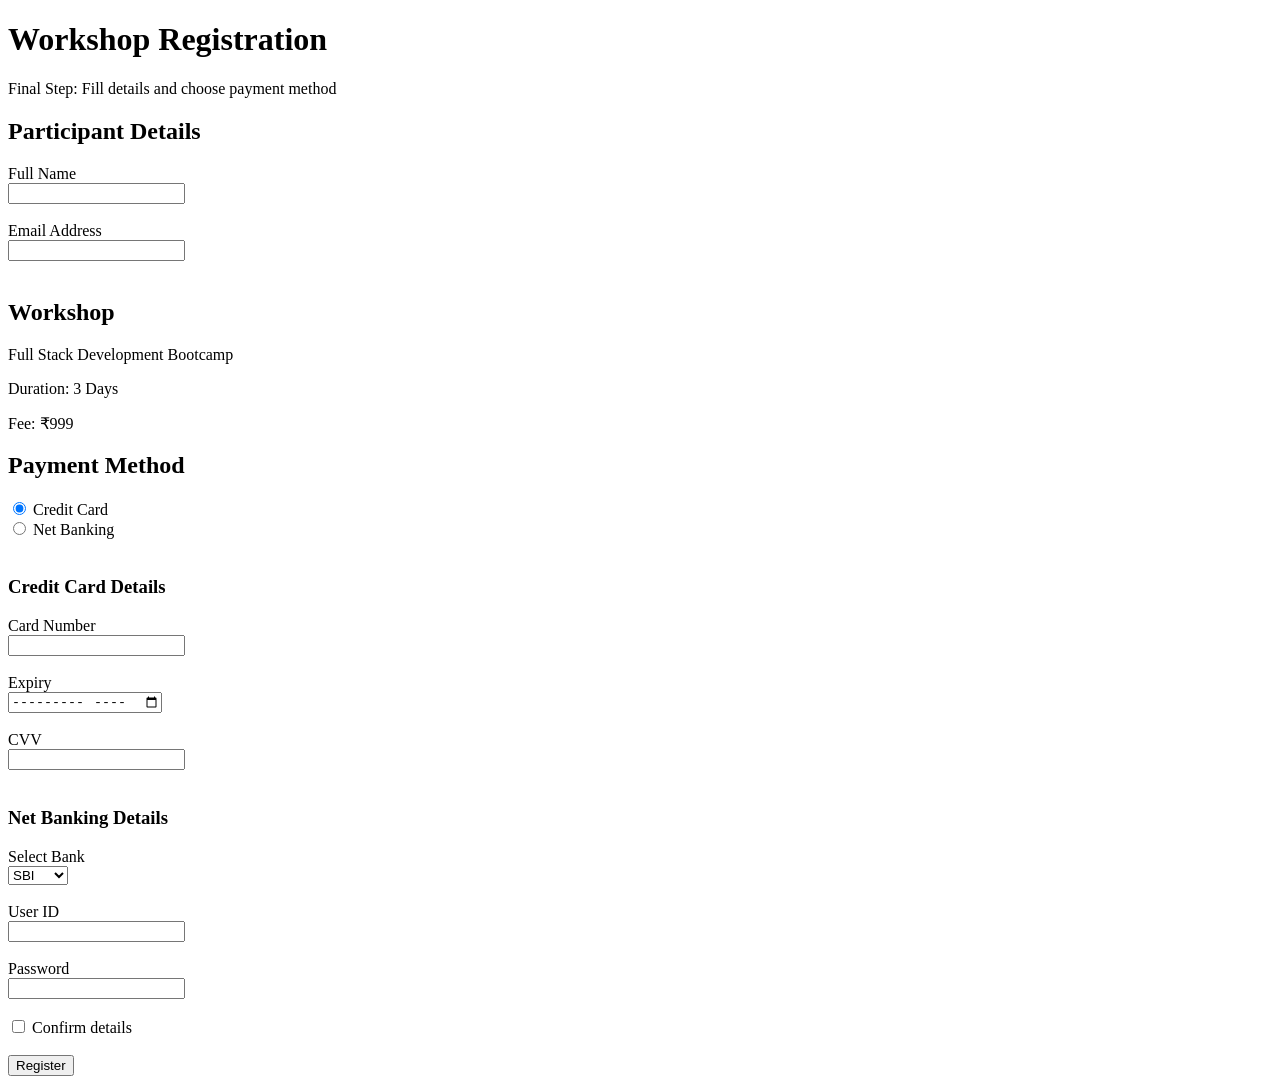
<file: index.html>
<!DOCTYPE html>
<html lang="en">
<head>
    <meta charset="UTF-8">
    <meta name="viewport" content="width=device-width, initial-scale=1.0">
    <title>Workshop Registration</title>
</head>
<body><h1>Workshop Registration</h1>
<p>Final Step: Fill details and choose payment method</p><form>

<h2>Participant Details</h2>

<label>Full Name</label><br>
<input type="text" required><br><br>

<label>Email Address</label><br>
<input type="email" required><br><br><h2>Workshop</h2>
<p>Full Stack Development Bootcamp</p>
<p>Duration: 3 Days</p>
<p>Fee: ₹999</p><h2>Payment Method</h2>

<input type="radio" name="pay" checked> Credit Card<br>
<input type="radio" name="pay"> Net Banking<br><br><h3>Credit Card Details</h3>

<label>Card Number</label><br>
<input type="text"><br><br>

<label>Expiry</label><br>
<input type="month"><br><br>

<label>CVV</label><br>
<input type="password"><br><br><h3>Net Banking Details</h3>

<label>Select Bank</label><br>
<select>
<option>SBI</option>
<option>HDFC</option>
<option>ICICI</option>
</select><br><br><label>User ID</label><br>
<input type="text"><br><br><label>Password</label><br>
<input type="password"><br><br><input type="checkbox" required> Confirm details<br><br><button type="submit">Register</button>

</form>

</body>
</html>
</file>
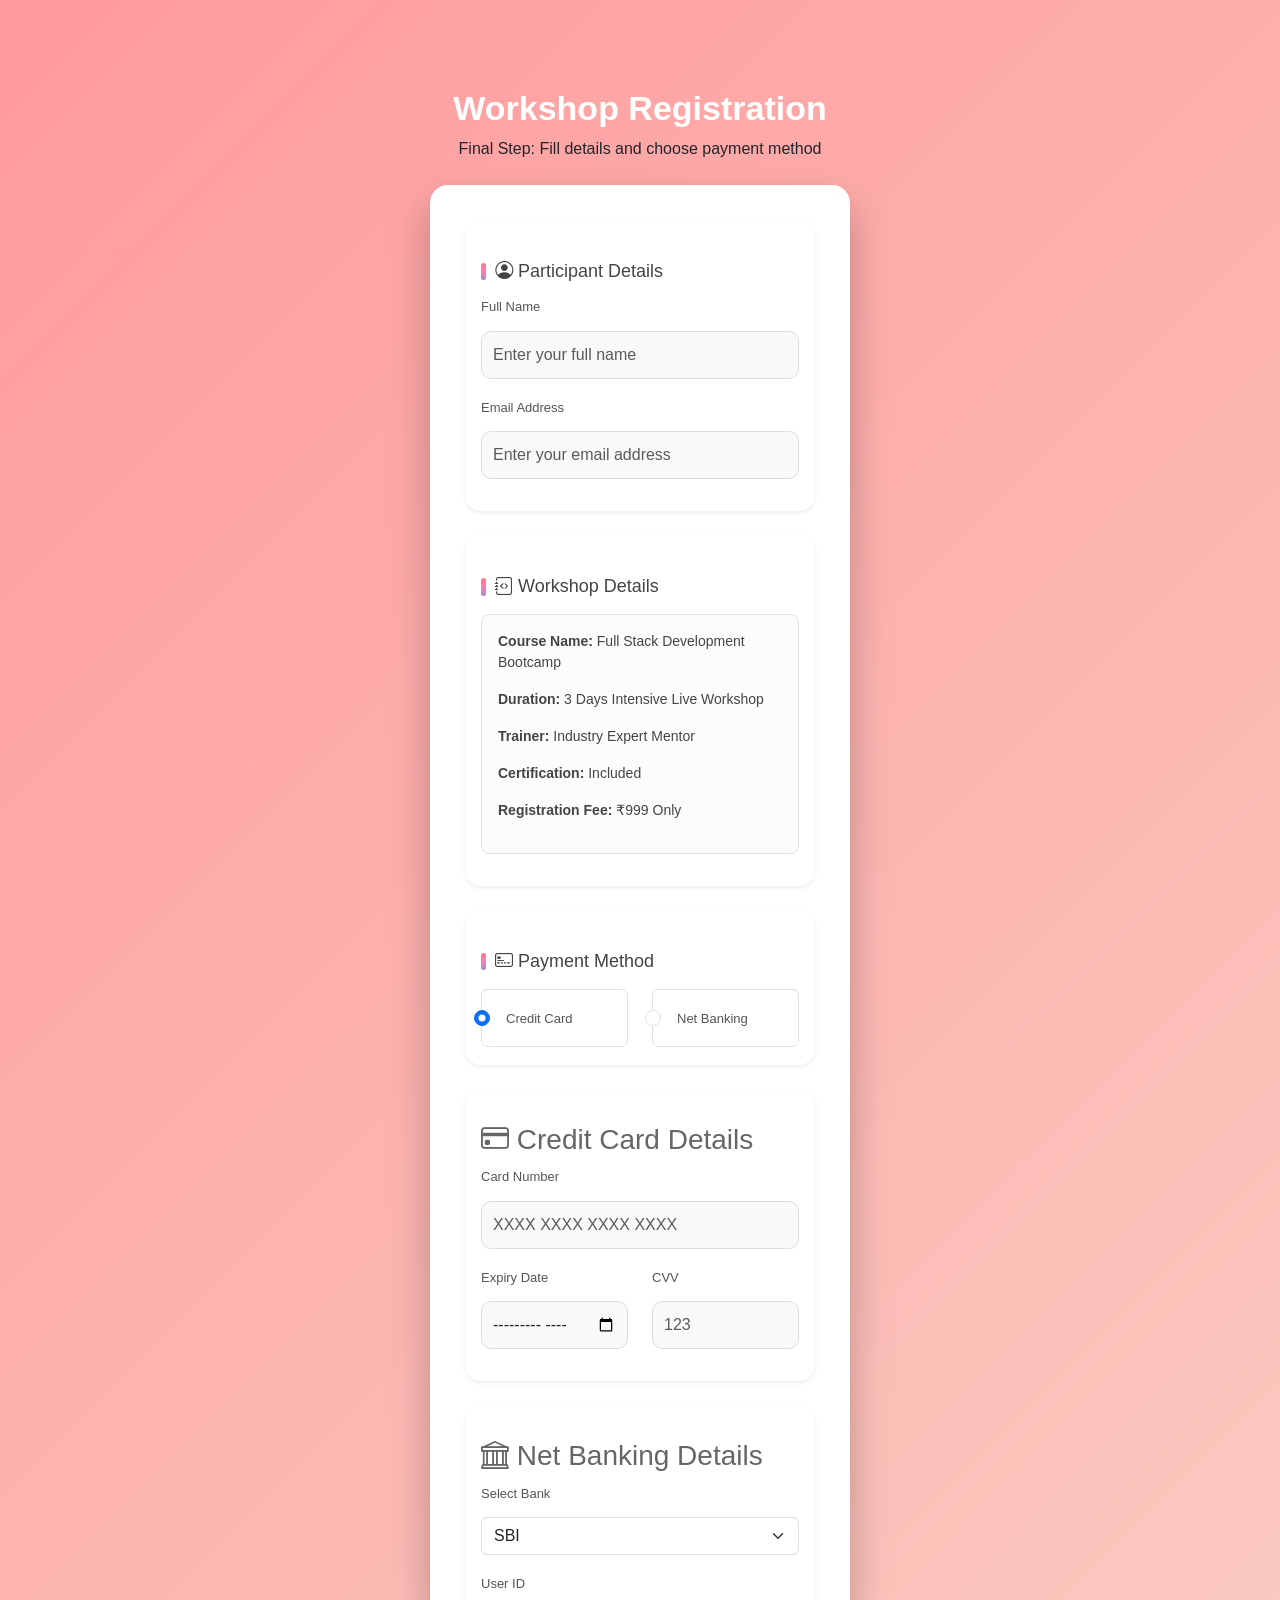
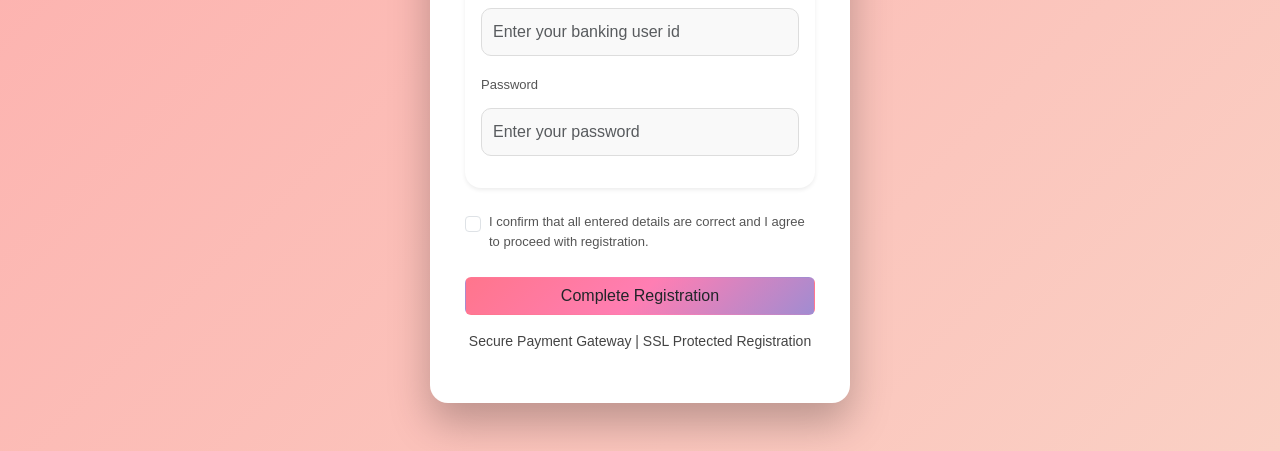
<file: mod2/index.html>
<!DOCTYPE html>
<html lang="en">
<head>
    <meta charset="UTF-8">
    <meta name="viewport" content="width=device-width, initial-scale=1.0">
    <title>Workshop Registration</title>

   
    <link href="https://cdn.jsdelivr.net/npm/bootstrap@5.3.3/dist/css/bootstrap.min.css" rel="stylesheet">
    

    <link rel="stylesheet" href="https://cdn.jsdelivr.net/npm/bootstrap-icons@1.11.3/font/bootstrap-icons.min.css">

    <link rel="stylesheet" href="style.css">
</head>
<body>

<div class="container py-5">

    
    <div class="text-center mb-4">
        <h1>Workshop Registration</h1>
        <p>Final Step: Fill details and choose payment method</p>
    </div>

    <form id="registrationForm" class="mx-auto">

      
        <div class="card mb-4 shadow-sm border-0 rounded-4">
            <div class="card-body">
                <h2><i class="bi bi-person-circle"></i> Participant Details</h2>

                <div class="mb-3">
                    <label for="fullname" class="form-label">Full Name</label>
                    <input type="text" id="fullname" class="form-control" placeholder="Enter your full name" required>
                </div>

                <div class="mb-3">
                    <label for="email" class="form-label">Email Address</label>
                    <input type="email" id="email" class="form-control" placeholder="Enter your email address" required>
                </div>
            </div>
        </div>

      
        <div class="card mb-4 shadow-sm border-0 rounded-4">
            <div class="card-body">
                <h2><i class="bi bi-journal-code"></i> Workshop Details</h2>

                <div class="alert alert-light border rounded-3 mt-3">
                    <p><strong>Course Name:</strong> Full Stack Development Bootcamp</p>
                    <p><strong>Duration:</strong> 3 Days Intensive Live Workshop</p>
                    <p><strong>Trainer:</strong> Industry Expert Mentor</p>
                    <p><strong>Certification:</strong> Included</p>
                    <p><strong>Registration Fee:</strong> ₹999 Only</p>
                </div>
            </div>
        </div>

        <div class="card mb-4 shadow-sm border-0 rounded-4">
            <div class="card-body">
                <h2><i class="bi bi-credit-card-2-front"></i> Payment Method</h2>

                <div class="row mt-3">
                    <div class="col-6">
                        <div class="form-check border rounded p-3">
                            <input class="form-check-input" type="radio" name="pay" id="credit" checked>
                            <label class="form-check-label ms-2" for="credit">
                                Credit Card
                            </label>
                        </div>
                    </div>

                    <div class="col-6">
                        <div class="form-check border rounded p-3">
                            <input class="form-check-input" type="radio" name="pay" id="netbanking">
                            <label class="form-check-label ms-2" for="netbanking">
                                Net Banking
                            </label>
                        </div>
                    </div>
                </div>
            </div>
        </div>

        
        <div class="card mb-4 shadow-sm border-0 rounded-4" id="creditSection">
            <div class="card-body">
                <h3><i class="bi bi-credit-card"></i> Credit Card Details</h3>

                <div class="mb-3">
                    <label for="cardnumber" class="form-label">Card Number</label>
                    <input type="text" id="cardnumber" class="form-control" placeholder="XXXX XXXX XXXX XXXX">
                </div>

                <div class="row">
                    <div class="col-md-6 mb-3">
                        <label for="expiry" class="form-label">Expiry Date</label>
                        <input type="month" id="expiry" class="form-control">
                    </div>

                    <div class="col-md-6 mb-3">
                        <label for="cvv" class="form-label">CVV</label>
                        <input type="password" id="cvv" class="form-control" placeholder="123">
                    </div>
                </div>
            </div>
        </div>

        
        <div class="card mb-4 shadow-sm border-0 rounded-4" id="bankSection">
            <div class="card-body">
                <h3><i class="bi bi-bank"></i> Net Banking Details</h3>

                <div class="mb-3">
                    <label for="bank" class="form-label">Select Bank</label>
                    <select id="bank" class="form-select">
                        <option>SBI</option>
                        <option>HDFC</option>
                        <option>ICICI</option>
                    </select>
                </div>

                <div class="mb-3">
                    <label for="userid" class="form-label">User ID</label>
                    <input type="text" id="userid" class="form-control" placeholder="Enter your banking user id">
                </div>

                <div class="mb-3">
                    <label for="bankpass" class="form-label">Password</label>
                    <input type="password" id="bankpass" class="form-control" placeholder="Enter your password">
                </div>
            </div>
        </div>

       
        <div class="form-check mb-4">
            <input class="form-check-input" type="checkbox" id="confirm" required>
            <label class="form-check-label" for="confirm">
                I confirm that all entered details are correct and I agree to proceed with registration.
            </label>
        </div>

        <button type="submit" class="btn w-100">Complete Registration</button>

       
        <p class="text-center mt-3 small">
            Secure Payment Gateway | SSL Protected Registration
        </p>

    </form>
</div>


<script src="https://cdn.jsdelivr.net/npm/bootstrap@5.3.3/dist/js/bootstrap.bundle.min.js"></script>
</body>
</html>
</file>
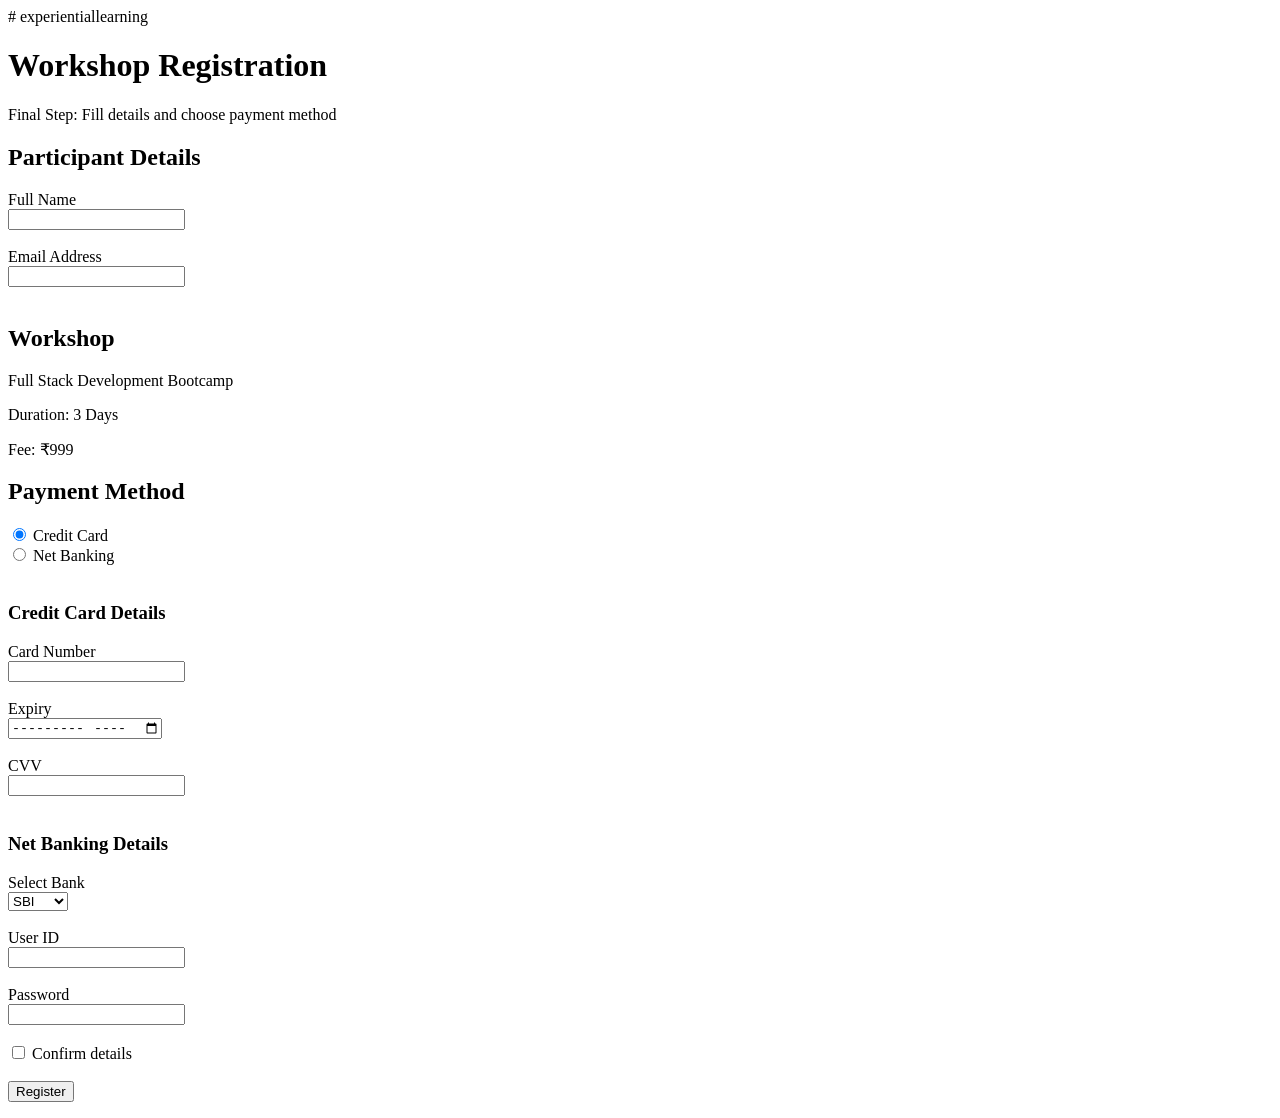
<file: index2.html>
# experientiallearning
<!DOCTYPE html>
<html lang="en">
<head>
<meta charset="UTF-8">
    <meta name="viewport" content="width=device-width, initial-scale=1.0">
    <title>Workshop Registration</title>
</head>
<body><h1>Workshop Registration</h1>
<p>Final Step: Fill details and choose payment method</p><form>
<h2>Participant Details</h2>
<label>Full Name</label><br>
<input type="text" required><br><br>
<label>Email Address</label><br>
<input type="email" required><br><br><h2>Workshop</h2>
<p>Full Stack Development Bootcamp</p>
<p>Duration: 3 Days</p>
<p>Fee: ₹999</p><h2>Payment Method</h2>
<input type="radio" name="pay" checked> Credit Card<br>
<input type="radio" name="pay"> Net Banking<br><br><h3>Credit Card Details</h3>
<label>Card Number</label><br>
<input type="text"><br><br>
<label>Expiry</label><br>
<input type="month"><br><br>
<label>CVV</label><br>
<input type="password"><br><br><h3>Net Banking Details</h3>

<label>Select Bank</label><br>
<select>
<option>SBI</option>
<option>HDFC</option>
<option>ICICI</option>
</select><br><br><label>User ID</label><br>
<input type="text"><br><br><label>Password</label><br>
<input type="password"><br><br><input type="checkbox" required> Confirm details<br><br><button type="submit">Register</button>

</form>
</body>
</html>
</file>
<file: mod2/style.css>
* {
    margin: 0;
    padding: 0;
    box-sizing: border-box;
}


body {
    font-family: 'Poppins', sans-serif;
    background: linear-gradient(135deg, #ff9a9e, #fad0c4, #a18cd1, #fbc2eb);
    background-size: 300% 300%;
    animation: gradientMove 8s ease infinite;
    min-height: 100vh;
    display: flex;
    flex-direction: column;
    align-items: center;
}


@keyframes gradientMove {
    0% { background-position: 0% 50%; }
    50% { background-position: 100% 50%; }
    100% { background-position: 0% 50%; }
}


h1 {
    margin-top: 40px;
    color: #fff;
    font-size: 34px;
    font-weight: 600;
}

body > p {
    color: #fff;
    margin-bottom: 25px;
}


form {
    background: #ffffff;
    width: 420px;
    padding: 35px;
    border-radius: 18px;
    box-shadow: 0 20px 40px rgba(0,0,0,0.25);
    transition: 0.3s;
}


form:hover {
    transform: translateY(-5px);
}


form h2 {
    margin-top: 25px;
    margin-bottom: 12px;
    color: #444;
    font-size: 18px;
    position: relative;
    padding-left: 14px;
}


form h2::before {
    content: "";
    position: absolute;
    left: 0;
    top: 2px;
    height: 80%;
    width: 5px;
    background: linear-gradient(#ff758c, #ff7eb3, #a18cd1);
    border-radius: 3px;
}

form h3 {
    margin-top: 18px;
    margin-bottom: 8px;
    color: #666;
}


label {
    font-size: 13px;
    color: #555;
}

input[type="text"],
input[type="email"],
input[type="password"],
input[type="month"],
select {
    width: 100%;
    padding: 11px;
    margin-top: 6px;
    border-radius: 10px;
    border: 1px solid #ddd;
    background: #f9f9f9;
    transition: 0.25s;
}


input:focus,
select:focus {
    border-color: #ff758c;
    background: #fff;
    box-shadow: 0 0 10px rgba(255, 117, 140, 0.4);
    outline: none;
}


input[type="radio"],
input[type="checkbox"] {
    margin-right: 8px;
    accent-color: #ff758c;
}


button {
    width: 100%;
    padding: 13px;
    border: none;
    border-radius: 12px;
    background: linear-gradient(135deg, #ff758c, #ff7eb3, #a18cd1);
    color: white;
    font-size: 16px;
    font-weight: 600;
    cursor: pointer;
    transition: 0.3s;
}

button:hover {
    transform: translateY(-3px);
    box-shadow: 0 12px 25px rgba(0,0,0,0.25);
}


button:active {
    transform: scale(0.97);
}


form p {
    font-size: 14px;
    color: #444;
}

br {
    display: none;
}

label + br + input,
input + br + br {
    margin-bottom: 15px;
}


@media (max-width: 500px) {
    form {
        width: 90%;
        padding: 25px;
    }

    h1 {
        font-size: 26px;
    }
}
</file>
